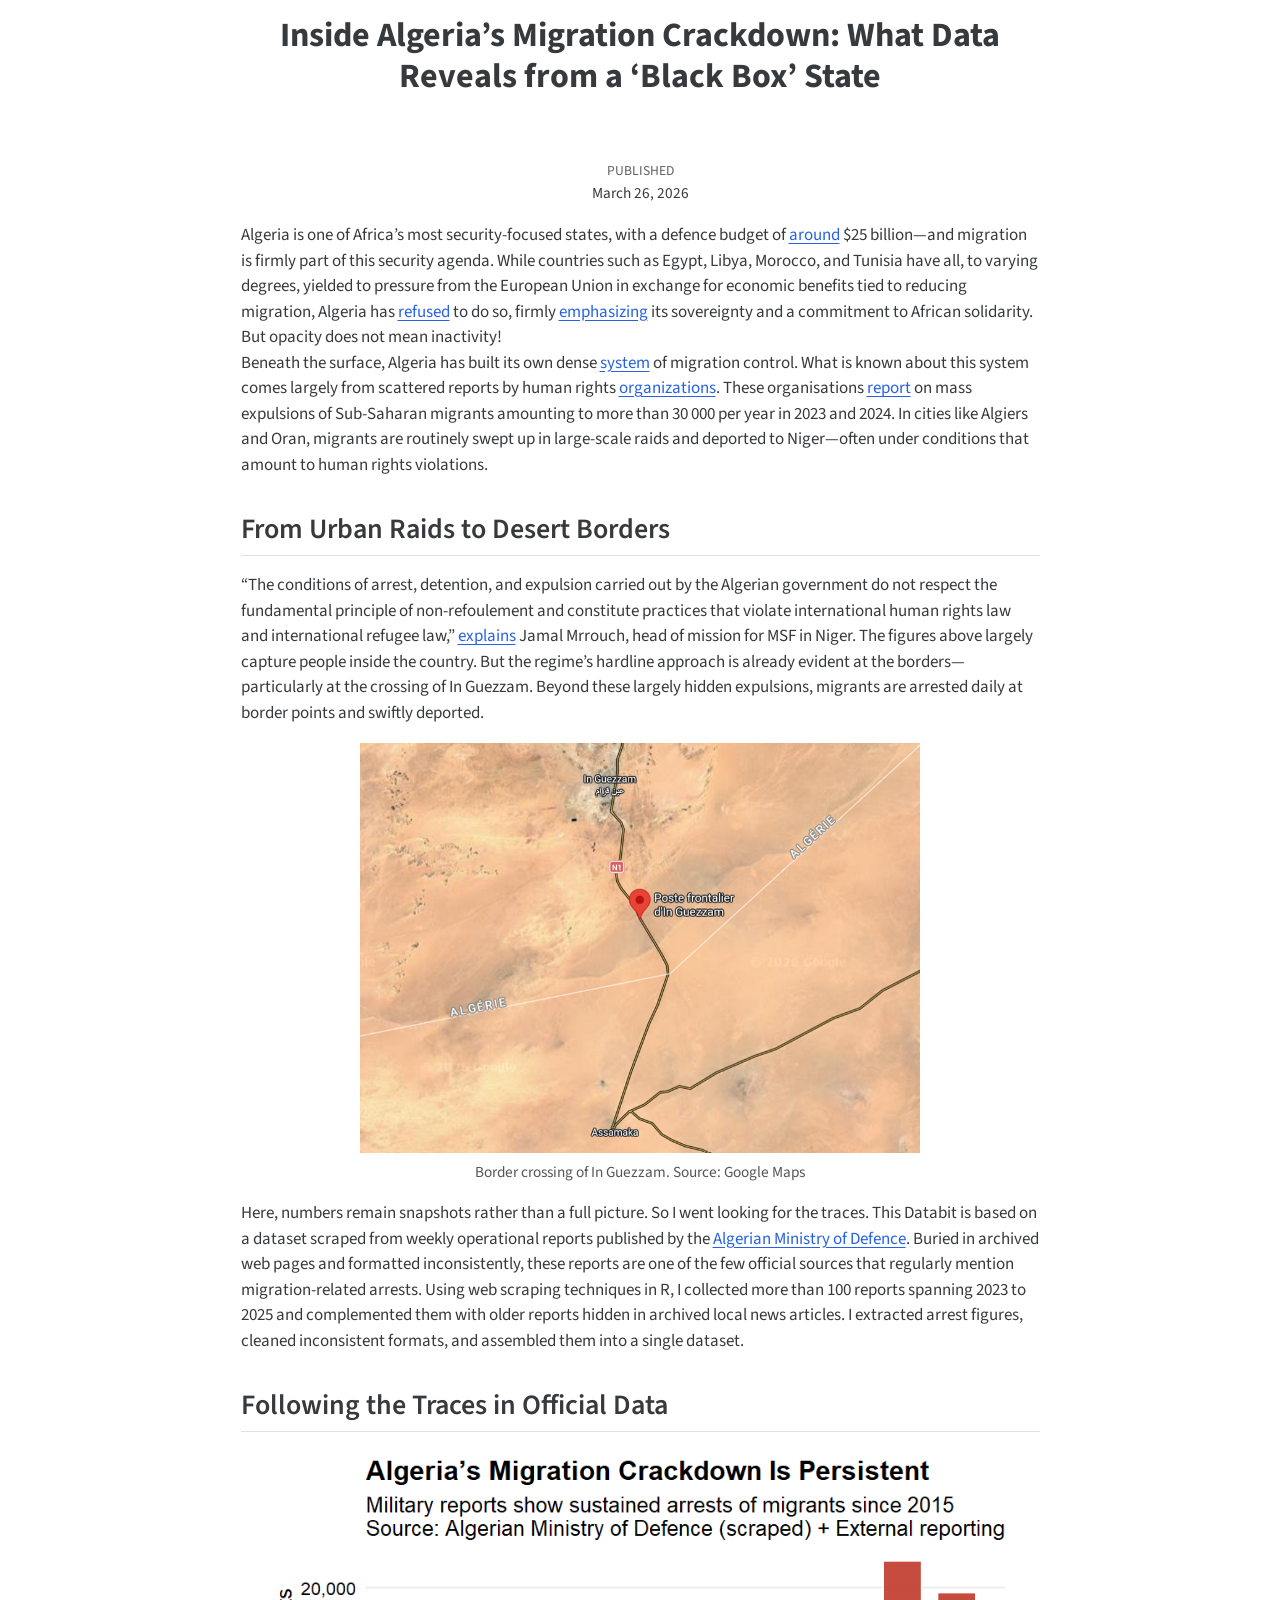
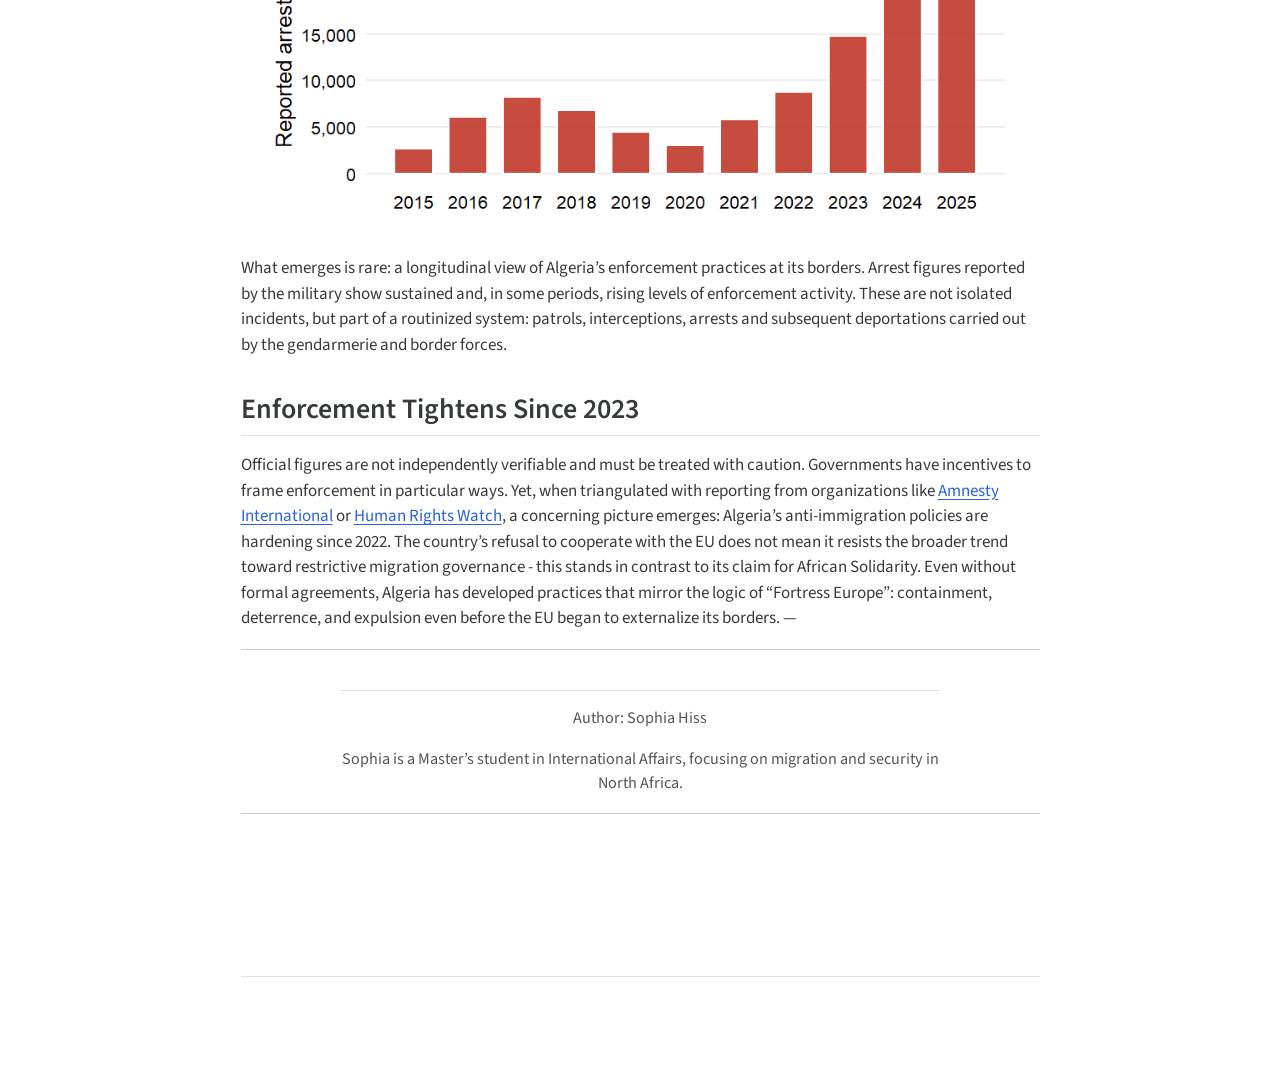
<file: index.html>
<!DOCTYPE html>
<html xmlns="http://www.w3.org/1999/xhtml" lang="en" xml:lang="en"><head>

<meta charset="utf-8">
<meta name="generator" content="quarto-1.8.25">

<meta name="viewport" content="width=device-width, initial-scale=1.0, user-scalable=yes">

<meta name="author" content="">
<meta name="dcterms.date" content="2026-03-26">

<title>Inside Algeria’s Migration Crackdown: What Data Reveals from a ‘Black Box’ State</title>
<style>
code{white-space: pre-wrap;}
span.smallcaps{font-variant: small-caps;}
div.columns{display: flex; gap: min(4vw, 1.5em);}
div.column{flex: auto; overflow-x: auto;}
div.hanging-indent{margin-left: 1.5em; text-indent: -1.5em;}
ul.task-list{list-style: none;}
ul.task-list li input[type="checkbox"] {
  width: 0.8em;
  margin: 0 0.8em 0.2em -1em; /* quarto-specific, see https://github.com/quarto-dev/quarto-cli/issues/4556 */ 
  vertical-align: middle;
}
</style>


<script src="DataBit1_SophiaHiss_files/libs/clipboard/clipboard.min.js"></script>
<script src="DataBit1_SophiaHiss_files/libs/quarto-html/quarto.js" type="module"></script>
<script src="DataBit1_SophiaHiss_files/libs/quarto-html/tabsets/tabsets.js" type="module"></script>
<script src="DataBit1_SophiaHiss_files/libs/quarto-html/axe/axe-check.js" type="module"></script>
<script src="DataBit1_SophiaHiss_files/libs/quarto-html/popper.min.js"></script>
<script src="DataBit1_SophiaHiss_files/libs/quarto-html/tippy.umd.min.js"></script>
<script src="DataBit1_SophiaHiss_files/libs/quarto-html/anchor.min.js"></script>
<link href="DataBit1_SophiaHiss_files/libs/quarto-html/tippy.css" rel="stylesheet">
<link href="DataBit1_SophiaHiss_files/libs/quarto-html/quarto-syntax-highlighting-7b89279ff1a6dce999919e0e67d4d9ec.css" rel="stylesheet" id="quarto-text-highlighting-styles">
<script src="DataBit1_SophiaHiss_files/libs/bootstrap/bootstrap.min.js"></script>
<link href="DataBit1_SophiaHiss_files/libs/bootstrap/bootstrap-icons.css" rel="stylesheet">
<link href="DataBit1_SophiaHiss_files/libs/bootstrap/bootstrap-4d7f0bce1131f3e5f9547cd857cfbfc8.min.css" rel="stylesheet" append-hash="true" id="quarto-bootstrap" data-mode="light">


<link rel="stylesheet" href="styles.css">
</head>

<body class="fullcontent quarto-light">

<div id="quarto-content" class="page-columns page-rows-contents page-layout-article">

<main class="content" id="quarto-document-content">

<header id="title-block-header" class="quarto-title-block default">
<div class="quarto-title">
<h1 class="title">Inside Algeria’s Migration Crackdown: What Data Reveals from a ‘Black Box’ State</h1>
</div>



<div class="quarto-title-meta">

    
    <div>
    <div class="quarto-title-meta-heading">Published</div>
    <div class="quarto-title-meta-contents">
      <p class="date">March 26, 2026</p>
    </div>
  </div>
  
    
  </div>
  


</header>


<p>Algeria is one of Africa’s most security-focused states, with a defence budget of <a href="https://www.newarab.com/news/defence-remains-algerias-top-yearly-expenditure-2026">around</a> $25 billion—and migration is firmly part of this security agenda. While countries such as Egypt, Libya, Morocco, and Tunisia have all, to varying degrees, yielded to pressure from the European Union in exchange for economic benefits tied to reducing migration, Algeria has <a href="https://www.ispionline.it/en/publication/rocky-road-ahead-the-challenges-of-eu-algeria-relations-181457">refused</a> to do so, firmly <a href="https://www.elmoudjahid.dz/fr/actualite/solidarite-avec-les-pays-africains-un-principe-fondamental-pour-l-algerie-5058">emphasizing</a> its sovereignty and a commitment to African solidarity. But opacity does not mean inactivity!<br> Beneath the surface, Algeria has built its own dense <a href="https://ftdes.net/en/suppression-of-movement-migration-control-manufactured-precarity-and-racialised-border-regimes-in-post-hirak-algeria-in-the-name-of-sovereignty-at-the-service-of-rent-accumulation/">system</a> of migration control. What is known about this system comes largely from scattered reports by human rights <a href="https://alarmephonesahara.info/fr/dossiers/dossier-2-les-meilleurs-endroits-pour-faire-la-sieste">organizations</a>. These organisations <a href="https://www.medecinssansfrontieres.ca/niger-les-expulsions-mettent-en-danger-la-vie-des-migrants/">report</a> on mass expulsions of Sub-Saharan migrants amounting to more than 30 000 per year in 2023 and 2024. In cities like Algiers and Oran, migrants are routinely swept up in large-scale raids and deported to Niger—often under conditions that amount to human rights violations.</p>
<section id="from-urban-raids-to-desert-borders" class="level2">
<h2 class="anchored" data-anchor-id="from-urban-raids-to-desert-borders">From Urban Raids to Desert Borders</h2>
<p>“The conditions of arrest, detention, and expulsion carried out by the Algerian government do not respect the fundamental principle of non-refoulement and constitute practices that violate international human rights law and international refugee law,” <a href="https://www.medecinssansfrontieres.ca/niger-les-expulsions-mettent-en-danger-la-vie-des-migrants/">explains</a> Jamal Mrrouch, head of mission for MSF in Niger. The figures above largely capture people inside the country. But the regime’s hardline approach is already evident at the borders—particularly at the crossing of In Guezzam. Beyond these largely hidden expulsions, migrants are arrested daily at border points and swiftly deported.</p>
<div class="quarto-figure quarto-figure-center">
<figure class="figure">
<p><img src="figures/InGuezzam.png" class="img-fluid figure-img" style="width:70.0%"></p>
<figcaption>Border crossing of In Guezzam. Source: Google Maps</figcaption>
</figure>
</div>
<p>Here, numbers remain snapshots rather than a full picture. So I went looking for the traces. This Databit is based on a dataset scraped from weekly operational reports published by the <a href="https://www.mdn.dz/site_principal/sommaire/archives/archives_actualites_fr.php">Algerian Ministry of Defence</a>. Buried in archived web pages and formatted inconsistently, these reports are one of the few official sources that regularly mention migration-related arrests. Using web scraping techniques in R, I collected more than 100 reports spanning 2023 to 2025 and complemented them with older reports hidden in archived local news articles. I extracted arrest figures, cleaned inconsistent formats, and assembled them into a single dataset.</p>
</section>
<section id="following-the-traces-in-official-data" class="level2">
<h2 class="anchored" data-anchor-id="following-the-traces-in-official-data">Following the Traces in Official Data</h2>
<div class="quarto-figure quarto-figure-center">
<figure class="figure">
<p><img src="figures/Arrests-aggregated-2015-2025.png" class="img-fluid quarto-figure quarto-figure-center figure-img" style="width:94.0%"></p>
</figure>
</div>
<p>What emerges is rare: a longitudinal view of Algeria’s enforcement practices at its borders. Arrest figures reported by the military show sustained and, in some periods, rising levels of enforcement activity. These are not isolated incidents, but part of a routinized system: patrols, interceptions, arrests and subsequent deportations carried out by the gendarmerie and border forces.</p>
</section>
<section id="enforcement-tightens-since-2023" class="level2">
<h2 class="anchored" data-anchor-id="enforcement-tightens-since-2023">Enforcement Tightens Since 2023</h2>
<p>Official figures are not independently verifiable and must be treated with caution. Governments have incentives to frame enforcement in particular ways. Yet, when triangulated with reporting from organizations like <a href="https://reliefweb.int/report/algeria/forced-leave-stories-injustice-against-migrants-algeria">Amnesty International</a> or <a href="https://www.hrw.org/news/2020/10/09/algeria-migrants-asylum-seekers-forced-out">Human Rights Watch</a>, a concerning picture emerges: Algeria’s anti-immigration policies are hardening since 2022. The country’s refusal to cooperate with the EU does not mean it resists the broader trend toward restrictive migration governance - this stands in contrast to its claim for African Solidarity. Even without formal agreements, Algeria has developed practices that mirror the logic of “Fortress Europe”: containment, deterrence, and expulsion even before the EU began to externalize its borders. —</p>
<hr>
<div class="author-box">
<p>Author: Sophia Hiss</p>
<p>Sophia is a Master’s student in International Affairs, focusing on migration and security in North Africa.</p>
</div>
<hr>
<p><br>
</p>
<p><br>
</p>
</section>
<section id="section" class="level2">
<h2 class="anchored" data-anchor-id="section"></h2>
</section>

</main>
<!-- /main column -->
<script id="quarto-html-after-body" type="application/javascript">
  window.document.addEventListener("DOMContentLoaded", function (event) {
    const icon = "";
    const anchorJS = new window.AnchorJS();
    anchorJS.options = {
      placement: 'right',
      icon: icon
    };
    anchorJS.add('.anchored');
    const isCodeAnnotation = (el) => {
      for (const clz of el.classList) {
        if (clz.startsWith('code-annotation-')) {                     
          return true;
        }
      }
      return false;
    }
    const onCopySuccess = function(e) {
      // button target
      const button = e.trigger;
      // don't keep focus
      button.blur();
      // flash "checked"
      button.classList.add('code-copy-button-checked');
      var currentTitle = button.getAttribute("title");
      button.setAttribute("title", "Copied!");
      let tooltip;
      if (window.bootstrap) {
        button.setAttribute("data-bs-toggle", "tooltip");
        button.setAttribute("data-bs-placement", "left");
        button.setAttribute("data-bs-title", "Copied!");
        tooltip = new bootstrap.Tooltip(button, 
          { trigger: "manual", 
            customClass: "code-copy-button-tooltip",
            offset: [0, -8]});
        tooltip.show();    
      }
      setTimeout(function() {
        if (tooltip) {
          tooltip.hide();
          button.removeAttribute("data-bs-title");
          button.removeAttribute("data-bs-toggle");
          button.removeAttribute("data-bs-placement");
        }
        button.setAttribute("title", currentTitle);
        button.classList.remove('code-copy-button-checked');
      }, 1000);
      // clear code selection
      e.clearSelection();
    }
    const getTextToCopy = function(trigger) {
      const outerScaffold = trigger.parentElement.cloneNode(true);
      const codeEl = outerScaffold.querySelector('code');
      for (const childEl of codeEl.children) {
        if (isCodeAnnotation(childEl)) {
          childEl.remove();
        }
      }
      return codeEl.innerText;
    }
    const clipboard = new window.ClipboardJS('.code-copy-button:not([data-in-quarto-modal])', {
      text: getTextToCopy
    });
    clipboard.on('success', onCopySuccess);
    if (window.document.getElementById('quarto-embedded-source-code-modal')) {
      const clipboardModal = new window.ClipboardJS('.code-copy-button[data-in-quarto-modal]', {
        text: getTextToCopy,
        container: window.document.getElementById('quarto-embedded-source-code-modal')
      });
      clipboardModal.on('success', onCopySuccess);
    }
      var localhostRegex = new RegExp(/^(?:http|https):\/\/localhost\:?[0-9]*\//);
      var mailtoRegex = new RegExp(/^mailto:/);
        var filterRegex = new RegExp('/' + window.location.host + '/');
      var isInternal = (href) => {
          return filterRegex.test(href) || localhostRegex.test(href) || mailtoRegex.test(href);
      }
      // Inspect non-navigation links and adorn them if external
     var links = window.document.querySelectorAll('a[href]:not(.nav-link):not(.navbar-brand):not(.toc-action):not(.sidebar-link):not(.sidebar-item-toggle):not(.pagination-link):not(.no-external):not([aria-hidden]):not(.dropdown-item):not(.quarto-navigation-tool):not(.about-link)');
      for (var i=0; i<links.length; i++) {
        const link = links[i];
        if (!isInternal(link.href)) {
          // undo the damage that might have been done by quarto-nav.js in the case of
          // links that we want to consider external
          if (link.dataset.originalHref !== undefined) {
            link.href = link.dataset.originalHref;
          }
        }
      }
    function tippyHover(el, contentFn, onTriggerFn, onUntriggerFn) {
      const config = {
        allowHTML: true,
        maxWidth: 500,
        delay: 100,
        arrow: false,
        appendTo: function(el) {
            return el.parentElement;
        },
        interactive: true,
        interactiveBorder: 10,
        theme: 'quarto',
        placement: 'bottom-start',
      };
      if (contentFn) {
        config.content = contentFn;
      }
      if (onTriggerFn) {
        config.onTrigger = onTriggerFn;
      }
      if (onUntriggerFn) {
        config.onUntrigger = onUntriggerFn;
      }
      window.tippy(el, config); 
    }
    const noterefs = window.document.querySelectorAll('a[role="doc-noteref"]');
    for (var i=0; i<noterefs.length; i++) {
      const ref = noterefs[i];
      tippyHover(ref, function() {
        // use id or data attribute instead here
        let href = ref.getAttribute('data-footnote-href') || ref.getAttribute('href');
        try { href = new URL(href).hash; } catch {}
        const id = href.replace(/^#\/?/, "");
        const note = window.document.getElementById(id);
        if (note) {
          return note.innerHTML;
        } else {
          return "";
        }
      });
    }
    const xrefs = window.document.querySelectorAll('a.quarto-xref');
    const processXRef = (id, note) => {
      // Strip column container classes
      const stripColumnClz = (el) => {
        el.classList.remove("page-full", "page-columns");
        if (el.children) {
          for (const child of el.children) {
            stripColumnClz(child);
          }
        }
      }
      stripColumnClz(note)
      if (id === null || id.startsWith('sec-')) {
        // Special case sections, only their first couple elements
        const container = document.createElement("div");
        if (note.children && note.children.length > 2) {
          container.appendChild(note.children[0].cloneNode(true));
          for (let i = 1; i < note.children.length; i++) {
            const child = note.children[i];
            if (child.tagName === "P" && child.innerText === "") {
              continue;
            } else {
              container.appendChild(child.cloneNode(true));
              break;
            }
          }
          if (window.Quarto?.typesetMath) {
            window.Quarto.typesetMath(container);
          }
          return container.innerHTML
        } else {
          if (window.Quarto?.typesetMath) {
            window.Quarto.typesetMath(note);
          }
          return note.innerHTML;
        }
      } else {
        // Remove any anchor links if they are present
        const anchorLink = note.querySelector('a.anchorjs-link');
        if (anchorLink) {
          anchorLink.remove();
        }
        if (window.Quarto?.typesetMath) {
          window.Quarto.typesetMath(note);
        }
        if (note.classList.contains("callout")) {
          return note.outerHTML;
        } else {
          return note.innerHTML;
        }
      }
    }
    for (var i=0; i<xrefs.length; i++) {
      const xref = xrefs[i];
      tippyHover(xref, undefined, function(instance) {
        instance.disable();
        let url = xref.getAttribute('href');
        let hash = undefined; 
        if (url.startsWith('#')) {
          hash = url;
        } else {
          try { hash = new URL(url).hash; } catch {}
        }
        if (hash) {
          const id = hash.replace(/^#\/?/, "");
          const note = window.document.getElementById(id);
          if (note !== null) {
            try {
              const html = processXRef(id, note.cloneNode(true));
              instance.setContent(html);
            } finally {
              instance.enable();
              instance.show();
            }
          } else {
            // See if we can fetch this
            fetch(url.split('#')[0])
            .then(res => res.text())
            .then(html => {
              const parser = new DOMParser();
              const htmlDoc = parser.parseFromString(html, "text/html");
              const note = htmlDoc.getElementById(id);
              if (note !== null) {
                const html = processXRef(id, note);
                instance.setContent(html);
              } 
            }).finally(() => {
              instance.enable();
              instance.show();
            });
          }
        } else {
          // See if we can fetch a full url (with no hash to target)
          // This is a special case and we should probably do some content thinning / targeting
          fetch(url)
          .then(res => res.text())
          .then(html => {
            const parser = new DOMParser();
            const htmlDoc = parser.parseFromString(html, "text/html");
            const note = htmlDoc.querySelector('main.content');
            if (note !== null) {
              // This should only happen for chapter cross references
              // (since there is no id in the URL)
              // remove the first header
              if (note.children.length > 0 && note.children[0].tagName === "HEADER") {
                note.children[0].remove();
              }
              const html = processXRef(null, note);
              instance.setContent(html);
            } 
          }).finally(() => {
            instance.enable();
            instance.show();
          });
        }
      }, function(instance) {
      });
    }
        let selectedAnnoteEl;
        const selectorForAnnotation = ( cell, annotation) => {
          let cellAttr = 'data-code-cell="' + cell + '"';
          let lineAttr = 'data-code-annotation="' +  annotation + '"';
          const selector = 'span[' + cellAttr + '][' + lineAttr + ']';
          return selector;
        }
        const selectCodeLines = (annoteEl) => {
          const doc = window.document;
          const targetCell = annoteEl.getAttribute("data-target-cell");
          const targetAnnotation = annoteEl.getAttribute("data-target-annotation");
          const annoteSpan = window.document.querySelector(selectorForAnnotation(targetCell, targetAnnotation));
          const lines = annoteSpan.getAttribute("data-code-lines").split(",");
          const lineIds = lines.map((line) => {
            return targetCell + "-" + line;
          })
          let top = null;
          let height = null;
          let parent = null;
          if (lineIds.length > 0) {
              //compute the position of the single el (top and bottom and make a div)
              const el = window.document.getElementById(lineIds[0]);
              top = el.offsetTop;
              height = el.offsetHeight;
              parent = el.parentElement.parentElement;
            if (lineIds.length > 1) {
              const lastEl = window.document.getElementById(lineIds[lineIds.length - 1]);
              const bottom = lastEl.offsetTop + lastEl.offsetHeight;
              height = bottom - top;
            }
            if (top !== null && height !== null && parent !== null) {
              // cook up a div (if necessary) and position it 
              let div = window.document.getElementById("code-annotation-line-highlight");
              if (div === null) {
                div = window.document.createElement("div");
                div.setAttribute("id", "code-annotation-line-highlight");
                div.style.position = 'absolute';
                parent.appendChild(div);
              }
              div.style.top = top - 2 + "px";
              div.style.height = height + 4 + "px";
              div.style.left = 0;
              let gutterDiv = window.document.getElementById("code-annotation-line-highlight-gutter");
              if (gutterDiv === null) {
                gutterDiv = window.document.createElement("div");
                gutterDiv.setAttribute("id", "code-annotation-line-highlight-gutter");
                gutterDiv.style.position = 'absolute';
                const codeCell = window.document.getElementById(targetCell);
                const gutter = codeCell.querySelector('.code-annotation-gutter');
                gutter.appendChild(gutterDiv);
              }
              gutterDiv.style.top = top - 2 + "px";
              gutterDiv.style.height = height + 4 + "px";
            }
            selectedAnnoteEl = annoteEl;
          }
        };
        const unselectCodeLines = () => {
          const elementsIds = ["code-annotation-line-highlight", "code-annotation-line-highlight-gutter"];
          elementsIds.forEach((elId) => {
            const div = window.document.getElementById(elId);
            if (div) {
              div.remove();
            }
          });
          selectedAnnoteEl = undefined;
        };
          // Handle positioning of the toggle
      window.addEventListener(
        "resize",
        throttle(() => {
          elRect = undefined;
          if (selectedAnnoteEl) {
            selectCodeLines(selectedAnnoteEl);
          }
        }, 10)
      );
      function throttle(fn, ms) {
      let throttle = false;
      let timer;
        return (...args) => {
          if(!throttle) { // first call gets through
              fn.apply(this, args);
              throttle = true;
          } else { // all the others get throttled
              if(timer) clearTimeout(timer); // cancel #2
              timer = setTimeout(() => {
                fn.apply(this, args);
                timer = throttle = false;
              }, ms);
          }
        };
      }
        // Attach click handler to the DT
        const annoteDls = window.document.querySelectorAll('dt[data-target-cell]');
        for (const annoteDlNode of annoteDls) {
          annoteDlNode.addEventListener('click', (event) => {
            const clickedEl = event.target;
            if (clickedEl !== selectedAnnoteEl) {
              unselectCodeLines();
              const activeEl = window.document.querySelector('dt[data-target-cell].code-annotation-active');
              if (activeEl) {
                activeEl.classList.remove('code-annotation-active');
              }
              selectCodeLines(clickedEl);
              clickedEl.classList.add('code-annotation-active');
            } else {
              // Unselect the line
              unselectCodeLines();
              clickedEl.classList.remove('code-annotation-active');
            }
          });
        }
    const findCites = (el) => {
      const parentEl = el.parentElement;
      if (parentEl) {
        const cites = parentEl.dataset.cites;
        if (cites) {
          return {
            el,
            cites: cites.split(' ')
          };
        } else {
          return findCites(el.parentElement)
        }
      } else {
        return undefined;
      }
    };
    var bibliorefs = window.document.querySelectorAll('a[role="doc-biblioref"]');
    for (var i=0; i<bibliorefs.length; i++) {
      const ref = bibliorefs[i];
      const citeInfo = findCites(ref);
      if (citeInfo) {
        tippyHover(citeInfo.el, function() {
          var popup = window.document.createElement('div');
          citeInfo.cites.forEach(function(cite) {
            var citeDiv = window.document.createElement('div');
            citeDiv.classList.add('hanging-indent');
            citeDiv.classList.add('csl-entry');
            var biblioDiv = window.document.getElementById('ref-' + cite);
            if (biblioDiv) {
              citeDiv.innerHTML = biblioDiv.innerHTML;
            }
            popup.appendChild(citeDiv);
          });
          return popup.innerHTML;
        });
      }
    }
  });
  </script>
</div> <!-- /content -->




</body></html>
</file>
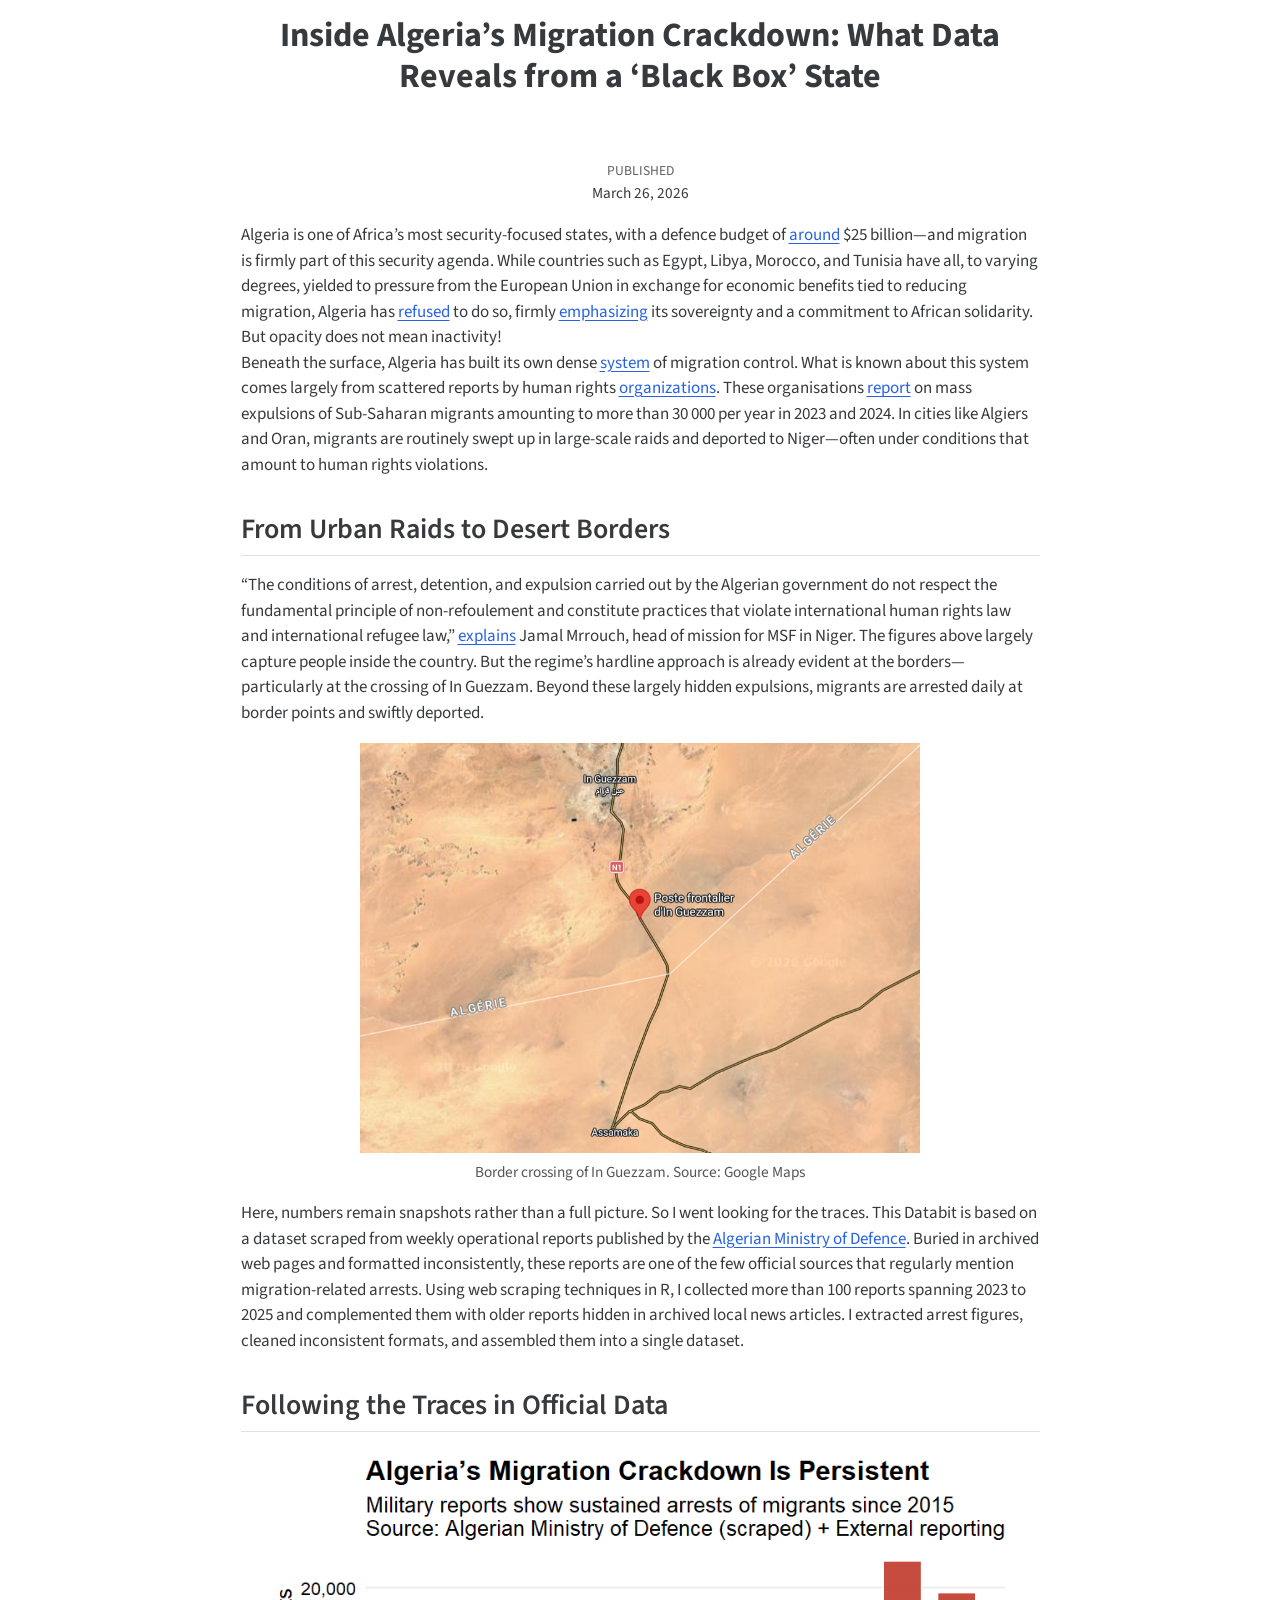
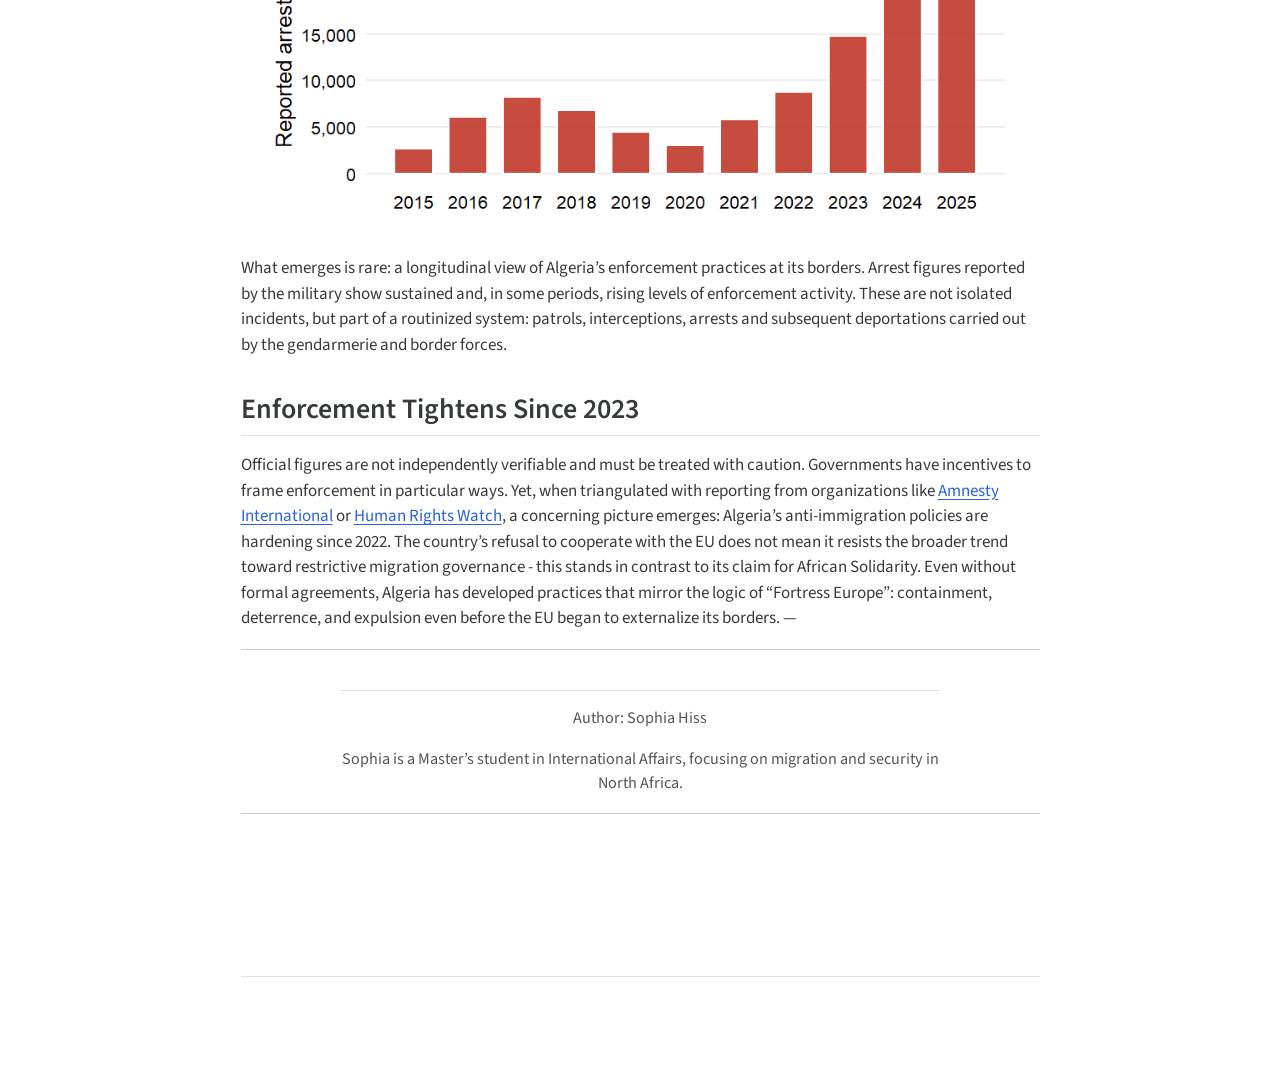
<file: DataBit1_SophiaHiss.html>
<!DOCTYPE html>
<html xmlns="http://www.w3.org/1999/xhtml" lang="en" xml:lang="en"><head>

<meta charset="utf-8">
<meta name="generator" content="quarto-1.8.25">

<meta name="viewport" content="width=device-width, initial-scale=1.0, user-scalable=yes">

<meta name="author" content="">
<meta name="dcterms.date" content="2026-03-26">

<title>Inside Algeria’s Migration Crackdown: What Data Reveals from a ‘Black Box’ State</title>
<style>
code{white-space: pre-wrap;}
span.smallcaps{font-variant: small-caps;}
div.columns{display: flex; gap: min(4vw, 1.5em);}
div.column{flex: auto; overflow-x: auto;}
div.hanging-indent{margin-left: 1.5em; text-indent: -1.5em;}
ul.task-list{list-style: none;}
ul.task-list li input[type="checkbox"] {
  width: 0.8em;
  margin: 0 0.8em 0.2em -1em; /* quarto-specific, see https://github.com/quarto-dev/quarto-cli/issues/4556 */ 
  vertical-align: middle;
}
</style>


<script src="DataBit1_SophiaHiss_files/libs/clipboard/clipboard.min.js"></script>
<script src="DataBit1_SophiaHiss_files/libs/quarto-html/quarto.js" type="module"></script>
<script src="DataBit1_SophiaHiss_files/libs/quarto-html/tabsets/tabsets.js" type="module"></script>
<script src="DataBit1_SophiaHiss_files/libs/quarto-html/axe/axe-check.js" type="module"></script>
<script src="DataBit1_SophiaHiss_files/libs/quarto-html/popper.min.js"></script>
<script src="DataBit1_SophiaHiss_files/libs/quarto-html/tippy.umd.min.js"></script>
<script src="DataBit1_SophiaHiss_files/libs/quarto-html/anchor.min.js"></script>
<link href="DataBit1_SophiaHiss_files/libs/quarto-html/tippy.css" rel="stylesheet">
<link href="DataBit1_SophiaHiss_files/libs/quarto-html/quarto-syntax-highlighting-7b89279ff1a6dce999919e0e67d4d9ec.css" rel="stylesheet" id="quarto-text-highlighting-styles">
<script src="DataBit1_SophiaHiss_files/libs/bootstrap/bootstrap.min.js"></script>
<link href="DataBit1_SophiaHiss_files/libs/bootstrap/bootstrap-icons.css" rel="stylesheet">
<link href="DataBit1_SophiaHiss_files/libs/bootstrap/bootstrap-4d7f0bce1131f3e5f9547cd857cfbfc8.min.css" rel="stylesheet" append-hash="true" id="quarto-bootstrap" data-mode="light">


<link rel="stylesheet" href="styles.css">
</head>

<body class="fullcontent quarto-light">

<div id="quarto-content" class="page-columns page-rows-contents page-layout-article">

<main class="content" id="quarto-document-content">

<header id="title-block-header" class="quarto-title-block default">
<div class="quarto-title">
<h1 class="title">Inside Algeria’s Migration Crackdown: What Data Reveals from a ‘Black Box’ State</h1>
</div>



<div class="quarto-title-meta">

    
    <div>
    <div class="quarto-title-meta-heading">Published</div>
    <div class="quarto-title-meta-contents">
      <p class="date">March 26, 2026</p>
    </div>
  </div>
  
    
  </div>
  


</header>


<p>Algeria is one of Africa’s most security-focused states, with a defence budget of <a href="https://www.newarab.com/news/defence-remains-algerias-top-yearly-expenditure-2026">around</a> $25 billion—and migration is firmly part of this security agenda. While countries such as Egypt, Libya, Morocco, and Tunisia have all, to varying degrees, yielded to pressure from the European Union in exchange for economic benefits tied to reducing migration, Algeria has <a href="https://www.ispionline.it/en/publication/rocky-road-ahead-the-challenges-of-eu-algeria-relations-181457">refused</a> to do so, firmly <a href="https://www.elmoudjahid.dz/fr/actualite/solidarite-avec-les-pays-africains-un-principe-fondamental-pour-l-algerie-5058">emphasizing</a> its sovereignty and a commitment to African solidarity. But opacity does not mean inactivity!<br> Beneath the surface, Algeria has built its own dense <a href="https://ftdes.net/en/suppression-of-movement-migration-control-manufactured-precarity-and-racialised-border-regimes-in-post-hirak-algeria-in-the-name-of-sovereignty-at-the-service-of-rent-accumulation/">system</a> of migration control. What is known about this system comes largely from scattered reports by human rights <a href="https://alarmephonesahara.info/fr/dossiers/dossier-2-les-meilleurs-endroits-pour-faire-la-sieste">organizations</a>. These organisations <a href="https://www.medecinssansfrontieres.ca/niger-les-expulsions-mettent-en-danger-la-vie-des-migrants/">report</a> on mass expulsions of Sub-Saharan migrants amounting to more than 30 000 per year in 2023 and 2024. In cities like Algiers and Oran, migrants are routinely swept up in large-scale raids and deported to Niger—often under conditions that amount to human rights violations.</p>
<section id="from-urban-raids-to-desert-borders" class="level2">
<h2 class="anchored" data-anchor-id="from-urban-raids-to-desert-borders">From Urban Raids to Desert Borders</h2>
<p>“The conditions of arrest, detention, and expulsion carried out by the Algerian government do not respect the fundamental principle of non-refoulement and constitute practices that violate international human rights law and international refugee law,” <a href="https://www.medecinssansfrontieres.ca/niger-les-expulsions-mettent-en-danger-la-vie-des-migrants/">explains</a> Jamal Mrrouch, head of mission for MSF in Niger. The figures above largely capture people inside the country. But the regime’s hardline approach is already evident at the borders—particularly at the crossing of In Guezzam. Beyond these largely hidden expulsions, migrants are arrested daily at border points and swiftly deported.</p>
<div class="quarto-figure quarto-figure-center">
<figure class="figure">
<p><img src="figures/InGuezzam.png" class="img-fluid figure-img" style="width:70.0%"></p>
<figcaption>Border crossing of In Guezzam. Source: Google Maps</figcaption>
</figure>
</div>
<p>Here, numbers remain snapshots rather than a full picture. So I went looking for the traces. This Databit is based on a dataset scraped from weekly operational reports published by the <a href="https://www.mdn.dz/site_principal/sommaire/archives/archives_actualites_fr.php">Algerian Ministry of Defence</a>. Buried in archived web pages and formatted inconsistently, these reports are one of the few official sources that regularly mention migration-related arrests. Using web scraping techniques in R, I collected more than 100 reports spanning 2023 to 2025 and complemented them with older reports hidden in archived local news articles. I extracted arrest figures, cleaned inconsistent formats, and assembled them into a single dataset.</p>
</section>
<section id="following-the-traces-in-official-data" class="level2">
<h2 class="anchored" data-anchor-id="following-the-traces-in-official-data">Following the Traces in Official Data</h2>
<div class="quarto-figure quarto-figure-center">
<figure class="figure">
<p><img src="figures/Arrests-aggregated-2015-2025.png" class="img-fluid quarto-figure quarto-figure-center figure-img" style="width:94.0%"></p>
</figure>
</div>
<p>What emerges is rare: a longitudinal view of Algeria’s enforcement practices at its borders. Arrest figures reported by the military show sustained and, in some periods, rising levels of enforcement activity. These are not isolated incidents, but part of a routinized system: patrols, interceptions, arrests and subsequent deportations carried out by the gendarmerie and border forces.</p>
</section>
<section id="enforcement-tightens-since-2023" class="level2">
<h2 class="anchored" data-anchor-id="enforcement-tightens-since-2023">Enforcement Tightens Since 2023</h2>
<p>Official figures are not independently verifiable and must be treated with caution. Governments have incentives to frame enforcement in particular ways. Yet, when triangulated with reporting from organizations like <a href="https://reliefweb.int/report/algeria/forced-leave-stories-injustice-against-migrants-algeria">Amnesty International</a> or <a href="https://www.hrw.org/news/2020/10/09/algeria-migrants-asylum-seekers-forced-out">Human Rights Watch</a>, a concerning picture emerges: Algeria’s anti-immigration policies are hardening since 2022. The country’s refusal to cooperate with the EU does not mean it resists the broader trend toward restrictive migration governance - this stands in contrast to its claim for African Solidarity. Even without formal agreements, Algeria has developed practices that mirror the logic of “Fortress Europe”: containment, deterrence, and expulsion even before the EU began to externalize its borders. —</p>
<hr>
<div class="author-box">
<p>Author: Sophia Hiss</p>
<p>Sophia is a Master’s student in International Affairs, focusing on migration and security in North Africa.</p>
</div>
<hr>
<p><br>
</p>
<p><br>
</p>
</section>
<section id="section" class="level2">
<h2 class="anchored" data-anchor-id="section"></h2>
</section>

</main>
<!-- /main column -->
<script id="quarto-html-after-body" type="application/javascript">
  window.document.addEventListener("DOMContentLoaded", function (event) {
    const icon = "";
    const anchorJS = new window.AnchorJS();
    anchorJS.options = {
      placement: 'right',
      icon: icon
    };
    anchorJS.add('.anchored');
    const isCodeAnnotation = (el) => {
      for (const clz of el.classList) {
        if (clz.startsWith('code-annotation-')) {                     
          return true;
        }
      }
      return false;
    }
    const onCopySuccess = function(e) {
      // button target
      const button = e.trigger;
      // don't keep focus
      button.blur();
      // flash "checked"
      button.classList.add('code-copy-button-checked');
      var currentTitle = button.getAttribute("title");
      button.setAttribute("title", "Copied!");
      let tooltip;
      if (window.bootstrap) {
        button.setAttribute("data-bs-toggle", "tooltip");
        button.setAttribute("data-bs-placement", "left");
        button.setAttribute("data-bs-title", "Copied!");
        tooltip = new bootstrap.Tooltip(button, 
          { trigger: "manual", 
            customClass: "code-copy-button-tooltip",
            offset: [0, -8]});
        tooltip.show();    
      }
      setTimeout(function() {
        if (tooltip) {
          tooltip.hide();
          button.removeAttribute("data-bs-title");
          button.removeAttribute("data-bs-toggle");
          button.removeAttribute("data-bs-placement");
        }
        button.setAttribute("title", currentTitle);
        button.classList.remove('code-copy-button-checked');
      }, 1000);
      // clear code selection
      e.clearSelection();
    }
    const getTextToCopy = function(trigger) {
      const outerScaffold = trigger.parentElement.cloneNode(true);
      const codeEl = outerScaffold.querySelector('code');
      for (const childEl of codeEl.children) {
        if (isCodeAnnotation(childEl)) {
          childEl.remove();
        }
      }
      return codeEl.innerText;
    }
    const clipboard = new window.ClipboardJS('.code-copy-button:not([data-in-quarto-modal])', {
      text: getTextToCopy
    });
    clipboard.on('success', onCopySuccess);
    if (window.document.getElementById('quarto-embedded-source-code-modal')) {
      const clipboardModal = new window.ClipboardJS('.code-copy-button[data-in-quarto-modal]', {
        text: getTextToCopy,
        container: window.document.getElementById('quarto-embedded-source-code-modal')
      });
      clipboardModal.on('success', onCopySuccess);
    }
      var localhostRegex = new RegExp(/^(?:http|https):\/\/localhost\:?[0-9]*\//);
      var mailtoRegex = new RegExp(/^mailto:/);
        var filterRegex = new RegExp('/' + window.location.host + '/');
      var isInternal = (href) => {
          return filterRegex.test(href) || localhostRegex.test(href) || mailtoRegex.test(href);
      }
      // Inspect non-navigation links and adorn them if external
     var links = window.document.querySelectorAll('a[href]:not(.nav-link):not(.navbar-brand):not(.toc-action):not(.sidebar-link):not(.sidebar-item-toggle):not(.pagination-link):not(.no-external):not([aria-hidden]):not(.dropdown-item):not(.quarto-navigation-tool):not(.about-link)');
      for (var i=0; i<links.length; i++) {
        const link = links[i];
        if (!isInternal(link.href)) {
          // undo the damage that might have been done by quarto-nav.js in the case of
          // links that we want to consider external
          if (link.dataset.originalHref !== undefined) {
            link.href = link.dataset.originalHref;
          }
        }
      }
    function tippyHover(el, contentFn, onTriggerFn, onUntriggerFn) {
      const config = {
        allowHTML: true,
        maxWidth: 500,
        delay: 100,
        arrow: false,
        appendTo: function(el) {
            return el.parentElement;
        },
        interactive: true,
        interactiveBorder: 10,
        theme: 'quarto',
        placement: 'bottom-start',
      };
      if (contentFn) {
        config.content = contentFn;
      }
      if (onTriggerFn) {
        config.onTrigger = onTriggerFn;
      }
      if (onUntriggerFn) {
        config.onUntrigger = onUntriggerFn;
      }
      window.tippy(el, config); 
    }
    const noterefs = window.document.querySelectorAll('a[role="doc-noteref"]');
    for (var i=0; i<noterefs.length; i++) {
      const ref = noterefs[i];
      tippyHover(ref, function() {
        // use id or data attribute instead here
        let href = ref.getAttribute('data-footnote-href') || ref.getAttribute('href');
        try { href = new URL(href).hash; } catch {}
        const id = href.replace(/^#\/?/, "");
        const note = window.document.getElementById(id);
        if (note) {
          return note.innerHTML;
        } else {
          return "";
        }
      });
    }
    const xrefs = window.document.querySelectorAll('a.quarto-xref');
    const processXRef = (id, note) => {
      // Strip column container classes
      const stripColumnClz = (el) => {
        el.classList.remove("page-full", "page-columns");
        if (el.children) {
          for (const child of el.children) {
            stripColumnClz(child);
          }
        }
      }
      stripColumnClz(note)
      if (id === null || id.startsWith('sec-')) {
        // Special case sections, only their first couple elements
        const container = document.createElement("div");
        if (note.children && note.children.length > 2) {
          container.appendChild(note.children[0].cloneNode(true));
          for (let i = 1; i < note.children.length; i++) {
            const child = note.children[i];
            if (child.tagName === "P" && child.innerText === "") {
              continue;
            } else {
              container.appendChild(child.cloneNode(true));
              break;
            }
          }
          if (window.Quarto?.typesetMath) {
            window.Quarto.typesetMath(container);
          }
          return container.innerHTML
        } else {
          if (window.Quarto?.typesetMath) {
            window.Quarto.typesetMath(note);
          }
          return note.innerHTML;
        }
      } else {
        // Remove any anchor links if they are present
        const anchorLink = note.querySelector('a.anchorjs-link');
        if (anchorLink) {
          anchorLink.remove();
        }
        if (window.Quarto?.typesetMath) {
          window.Quarto.typesetMath(note);
        }
        if (note.classList.contains("callout")) {
          return note.outerHTML;
        } else {
          return note.innerHTML;
        }
      }
    }
    for (var i=0; i<xrefs.length; i++) {
      const xref = xrefs[i];
      tippyHover(xref, undefined, function(instance) {
        instance.disable();
        let url = xref.getAttribute('href');
        let hash = undefined; 
        if (url.startsWith('#')) {
          hash = url;
        } else {
          try { hash = new URL(url).hash; } catch {}
        }
        if (hash) {
          const id = hash.replace(/^#\/?/, "");
          const note = window.document.getElementById(id);
          if (note !== null) {
            try {
              const html = processXRef(id, note.cloneNode(true));
              instance.setContent(html);
            } finally {
              instance.enable();
              instance.show();
            }
          } else {
            // See if we can fetch this
            fetch(url.split('#')[0])
            .then(res => res.text())
            .then(html => {
              const parser = new DOMParser();
              const htmlDoc = parser.parseFromString(html, "text/html");
              const note = htmlDoc.getElementById(id);
              if (note !== null) {
                const html = processXRef(id, note);
                instance.setContent(html);
              } 
            }).finally(() => {
              instance.enable();
              instance.show();
            });
          }
        } else {
          // See if we can fetch a full url (with no hash to target)
          // This is a special case and we should probably do some content thinning / targeting
          fetch(url)
          .then(res => res.text())
          .then(html => {
            const parser = new DOMParser();
            const htmlDoc = parser.parseFromString(html, "text/html");
            const note = htmlDoc.querySelector('main.content');
            if (note !== null) {
              // This should only happen for chapter cross references
              // (since there is no id in the URL)
              // remove the first header
              if (note.children.length > 0 && note.children[0].tagName === "HEADER") {
                note.children[0].remove();
              }
              const html = processXRef(null, note);
              instance.setContent(html);
            } 
          }).finally(() => {
            instance.enable();
            instance.show();
          });
        }
      }, function(instance) {
      });
    }
        let selectedAnnoteEl;
        const selectorForAnnotation = ( cell, annotation) => {
          let cellAttr = 'data-code-cell="' + cell + '"';
          let lineAttr = 'data-code-annotation="' +  annotation + '"';
          const selector = 'span[' + cellAttr + '][' + lineAttr + ']';
          return selector;
        }
        const selectCodeLines = (annoteEl) => {
          const doc = window.document;
          const targetCell = annoteEl.getAttribute("data-target-cell");
          const targetAnnotation = annoteEl.getAttribute("data-target-annotation");
          const annoteSpan = window.document.querySelector(selectorForAnnotation(targetCell, targetAnnotation));
          const lines = annoteSpan.getAttribute("data-code-lines").split(",");
          const lineIds = lines.map((line) => {
            return targetCell + "-" + line;
          })
          let top = null;
          let height = null;
          let parent = null;
          if (lineIds.length > 0) {
              //compute the position of the single el (top and bottom and make a div)
              const el = window.document.getElementById(lineIds[0]);
              top = el.offsetTop;
              height = el.offsetHeight;
              parent = el.parentElement.parentElement;
            if (lineIds.length > 1) {
              const lastEl = window.document.getElementById(lineIds[lineIds.length - 1]);
              const bottom = lastEl.offsetTop + lastEl.offsetHeight;
              height = bottom - top;
            }
            if (top !== null && height !== null && parent !== null) {
              // cook up a div (if necessary) and position it 
              let div = window.document.getElementById("code-annotation-line-highlight");
              if (div === null) {
                div = window.document.createElement("div");
                div.setAttribute("id", "code-annotation-line-highlight");
                div.style.position = 'absolute';
                parent.appendChild(div);
              }
              div.style.top = top - 2 + "px";
              div.style.height = height + 4 + "px";
              div.style.left = 0;
              let gutterDiv = window.document.getElementById("code-annotation-line-highlight-gutter");
              if (gutterDiv === null) {
                gutterDiv = window.document.createElement("div");
                gutterDiv.setAttribute("id", "code-annotation-line-highlight-gutter");
                gutterDiv.style.position = 'absolute';
                const codeCell = window.document.getElementById(targetCell);
                const gutter = codeCell.querySelector('.code-annotation-gutter');
                gutter.appendChild(gutterDiv);
              }
              gutterDiv.style.top = top - 2 + "px";
              gutterDiv.style.height = height + 4 + "px";
            }
            selectedAnnoteEl = annoteEl;
          }
        };
        const unselectCodeLines = () => {
          const elementsIds = ["code-annotation-line-highlight", "code-annotation-line-highlight-gutter"];
          elementsIds.forEach((elId) => {
            const div = window.document.getElementById(elId);
            if (div) {
              div.remove();
            }
          });
          selectedAnnoteEl = undefined;
        };
          // Handle positioning of the toggle
      window.addEventListener(
        "resize",
        throttle(() => {
          elRect = undefined;
          if (selectedAnnoteEl) {
            selectCodeLines(selectedAnnoteEl);
          }
        }, 10)
      );
      function throttle(fn, ms) {
      let throttle = false;
      let timer;
        return (...args) => {
          if(!throttle) { // first call gets through
              fn.apply(this, args);
              throttle = true;
          } else { // all the others get throttled
              if(timer) clearTimeout(timer); // cancel #2
              timer = setTimeout(() => {
                fn.apply(this, args);
                timer = throttle = false;
              }, ms);
          }
        };
      }
        // Attach click handler to the DT
        const annoteDls = window.document.querySelectorAll('dt[data-target-cell]');
        for (const annoteDlNode of annoteDls) {
          annoteDlNode.addEventListener('click', (event) => {
            const clickedEl = event.target;
            if (clickedEl !== selectedAnnoteEl) {
              unselectCodeLines();
              const activeEl = window.document.querySelector('dt[data-target-cell].code-annotation-active');
              if (activeEl) {
                activeEl.classList.remove('code-annotation-active');
              }
              selectCodeLines(clickedEl);
              clickedEl.classList.add('code-annotation-active');
            } else {
              // Unselect the line
              unselectCodeLines();
              clickedEl.classList.remove('code-annotation-active');
            }
          });
        }
    const findCites = (el) => {
      const parentEl = el.parentElement;
      if (parentEl) {
        const cites = parentEl.dataset.cites;
        if (cites) {
          return {
            el,
            cites: cites.split(' ')
          };
        } else {
          return findCites(el.parentElement)
        }
      } else {
        return undefined;
      }
    };
    var bibliorefs = window.document.querySelectorAll('a[role="doc-biblioref"]');
    for (var i=0; i<bibliorefs.length; i++) {
      const ref = bibliorefs[i];
      const citeInfo = findCites(ref);
      if (citeInfo) {
        tippyHover(citeInfo.el, function() {
          var popup = window.document.createElement('div');
          citeInfo.cites.forEach(function(cite) {
            var citeDiv = window.document.createElement('div');
            citeDiv.classList.add('hanging-indent');
            citeDiv.classList.add('csl-entry');
            var biblioDiv = window.document.getElementById('ref-' + cite);
            if (biblioDiv) {
              citeDiv.innerHTML = biblioDiv.innerHTML;
            }
            popup.appendChild(citeDiv);
          });
          return popup.innerHTML;
        });
      }
    }
  });
  </script>
</div> <!-- /content -->




</body></html>
</file>
<file: DataBit1_SophiaHiss_files/libs/quarto-html/tippy.css>
.tippy-box[data-animation=fade][data-state=hidden]{opacity:0}[data-tippy-root]{max-width:calc(100vw - 10px)}.tippy-box{position:relative;background-color:#333;color:#fff;border-radius:4px;font-size:14px;line-height:1.4;white-space:normal;outline:0;transition-property:transform,visibility,opacity}.tippy-box[data-placement^=top]>.tippy-arrow{bottom:0}.tippy-box[data-placement^=top]>.tippy-arrow:before{bottom:-7px;left:0;border-width:8px 8px 0;border-top-color:initial;transform-origin:center top}.tippy-box[data-placement^=bottom]>.tippy-arrow{top:0}.tippy-box[data-placement^=bottom]>.tippy-arrow:before{top:-7px;left:0;border-width:0 8px 8px;border-bottom-color:initial;transform-origin:center bottom}.tippy-box[data-placement^=left]>.tippy-arrow{right:0}.tippy-box[data-placement^=left]>.tippy-arrow:before{border-width:8px 0 8px 8px;border-left-color:initial;right:-7px;transform-origin:center left}.tippy-box[data-placement^=right]>.tippy-arrow{left:0}.tippy-box[data-placement^=right]>.tippy-arrow:before{left:-7px;border-width:8px 8px 8px 0;border-right-color:initial;transform-origin:center right}.tippy-box[data-inertia][data-state=visible]{transition-timing-function:cubic-bezier(.54,1.5,.38,1.11)}.tippy-arrow{width:16px;height:16px;color:#333}.tippy-arrow:before{content:"";position:absolute;border-color:transparent;border-style:solid}.tippy-content{position:relative;padding:5px 9px;z-index:1}
</file>
<file: DataBit1_SophiaHiss_files/libs/quarto-html/quarto-syntax-highlighting-7b89279ff1a6dce999919e0e67d4d9ec.css>
/* quarto syntax highlight colors */
:root {
  --quarto-hl-ot-color: #003B4F;
  --quarto-hl-at-color: #657422;
  --quarto-hl-ss-color: #20794D;
  --quarto-hl-an-color: #5E5E5E;
  --quarto-hl-fu-color: #4758AB;
  --quarto-hl-st-color: #20794D;
  --quarto-hl-cf-color: #003B4F;
  --quarto-hl-op-color: #5E5E5E;
  --quarto-hl-er-color: #AD0000;
  --quarto-hl-bn-color: #AD0000;
  --quarto-hl-al-color: #AD0000;
  --quarto-hl-va-color: #111111;
  --quarto-hl-bu-color: inherit;
  --quarto-hl-ex-color: inherit;
  --quarto-hl-pp-color: #AD0000;
  --quarto-hl-in-color: #5E5E5E;
  --quarto-hl-vs-color: #20794D;
  --quarto-hl-wa-color: #5E5E5E;
  --quarto-hl-do-color: #5E5E5E;
  --quarto-hl-im-color: #00769E;
  --quarto-hl-ch-color: #20794D;
  --quarto-hl-dt-color: #AD0000;
  --quarto-hl-fl-color: #AD0000;
  --quarto-hl-co-color: #5E5E5E;
  --quarto-hl-cv-color: #5E5E5E;
  --quarto-hl-cn-color: #8f5902;
  --quarto-hl-sc-color: #5E5E5E;
  --quarto-hl-dv-color: #AD0000;
  --quarto-hl-kw-color: #003B4F;
}

/* other quarto variables */
:root {
  --quarto-font-monospace: SFMono-Regular, Menlo, Monaco, Consolas, "Liberation Mono", "Courier New", monospace;
}

/* syntax highlight based on Pandoc's rules */
pre > code.sourceCode > span {
  color: #003B4F;
}

code.sourceCode > span {
  color: #003B4F;
}

div.sourceCode,
div.sourceCode pre.sourceCode {
  color: #003B4F;
}

/* Normal */
code span {
  color: #003B4F;
}

/* Alert */
code span.al {
  color: #AD0000;
  font-style: inherit;
}

/* Annotation */
code span.an {
  color: #5E5E5E;
  font-style: inherit;
}

/* Attribute */
code span.at {
  color: #657422;
  font-style: inherit;
}

/* BaseN */
code span.bn {
  color: #AD0000;
  font-style: inherit;
}

/* BuiltIn */
code span.bu {
  font-style: inherit;
}

/* ControlFlow */
code span.cf {
  color: #003B4F;
  font-weight: bold;
  font-style: inherit;
}

/* Char */
code span.ch {
  color: #20794D;
  font-style: inherit;
}

/* Constant */
code span.cn {
  color: #8f5902;
  font-style: inherit;
}

/* Comment */
code span.co {
  color: #5E5E5E;
  font-style: inherit;
}

/* CommentVar */
code span.cv {
  color: #5E5E5E;
  font-style: italic;
}

/* Documentation */
code span.do {
  color: #5E5E5E;
  font-style: italic;
}

/* DataType */
code span.dt {
  color: #AD0000;
  font-style: inherit;
}

/* DecVal */
code span.dv {
  color: #AD0000;
  font-style: inherit;
}

/* Error */
code span.er {
  color: #AD0000;
  font-style: inherit;
}

/* Extension */
code span.ex {
  font-style: inherit;
}

/* Float */
code span.fl {
  color: #AD0000;
  font-style: inherit;
}

/* Function */
code span.fu {
  color: #4758AB;
  font-style: inherit;
}

/* Import */
code span.im {
  color: #00769E;
  font-style: inherit;
}

/* Information */
code span.in {
  color: #5E5E5E;
  font-style: inherit;
}

/* Keyword */
code span.kw {
  color: #003B4F;
  font-weight: bold;
  font-style: inherit;
}

/* Operator */
code span.op {
  color: #5E5E5E;
  font-style: inherit;
}

/* Other */
code span.ot {
  color: #003B4F;
  font-style: inherit;
}

/* Preprocessor */
code span.pp {
  color: #AD0000;
  font-style: inherit;
}

/* SpecialChar */
code span.sc {
  color: #5E5E5E;
  font-style: inherit;
}

/* SpecialString */
code span.ss {
  color: #20794D;
  font-style: inherit;
}

/* String */
code span.st {
  color: #20794D;
  font-style: inherit;
}

/* Variable */
code span.va {
  color: #111111;
  font-style: inherit;
}

/* VerbatimString */
code span.vs {
  color: #20794D;
  font-style: inherit;
}

/* Warning */
code span.wa {
  color: #5E5E5E;
  font-style: italic;
}

.prevent-inlining {
  content: "</";
}

/*# sourceMappingURL=3944bc705cfaf4c80e56f77c5205168a.css.map */
</file>
<file: styles.css>
.quarto-title-block h1.title {
  text-align: center !important;
  margin-bottom: 50px !important;
  font-weight: bold;
}

.quarto-title-block {
  text-align: center !important;
}

.quarto-title-meta {
  display: flex !important;
  flex-direction: column !important;
  align-items: center !important;
  justify-content: center !important;
  text-align: center !important;
  width: 100%;
  margin: 0 auto;
}

.quarto-title-meta-heading,
.quarto-title-meta-contents {
  text-align: center !important;
  width: 100%;
}

.author-box {
  margin-top: 40px;
  padding-top: 15px;
  border-top: 1px solid #ddd;
  font-size: 0.95em;
  color: #555;
  text-align: center;
  max-width: 600px;
  margin-left: auto;
  margin-right: auto;
}

.quarto-figure figcaption {
  text-align: center;
  font-size: 0.9em;
  color: #555;
}
</file>
